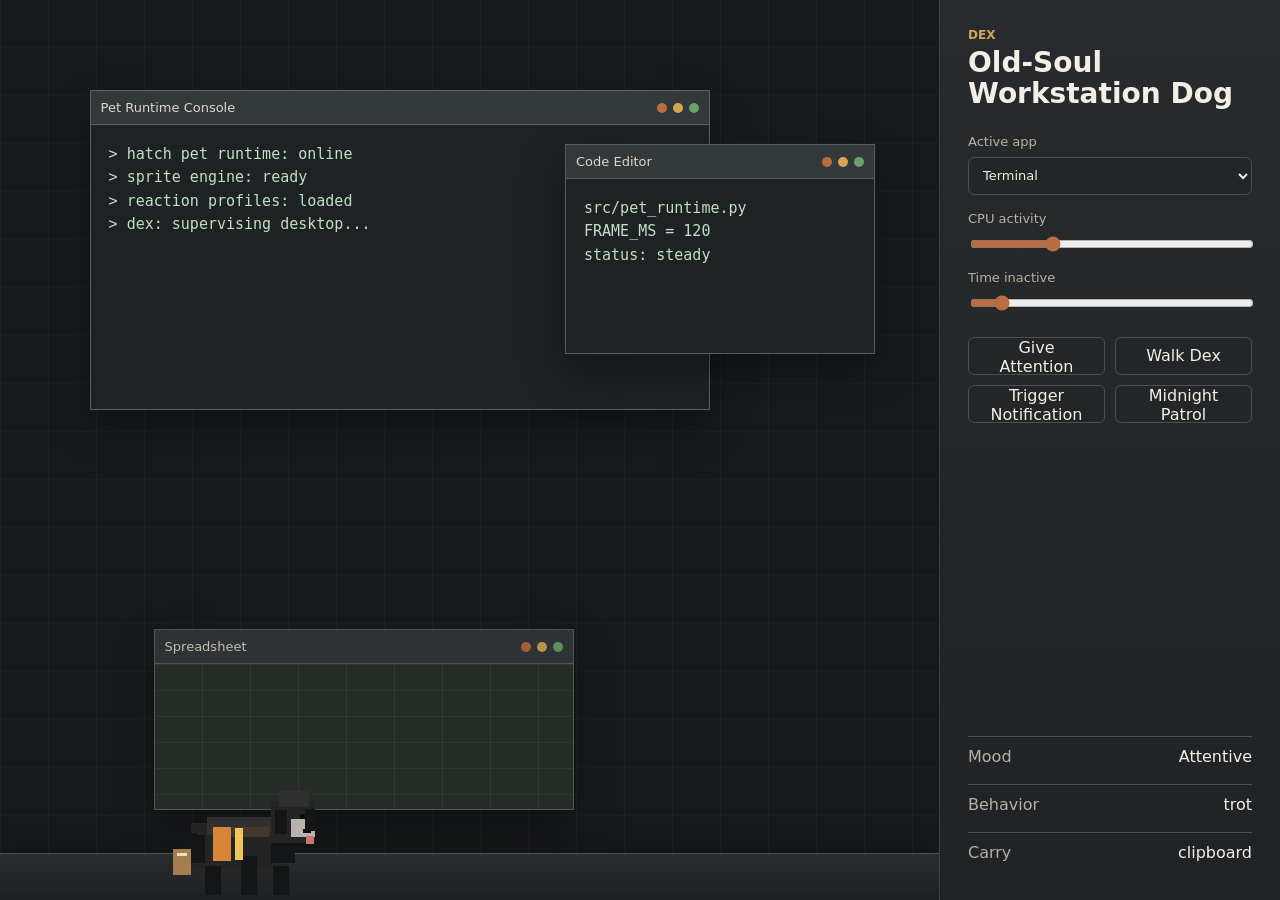
<file: index.html>
<!doctype html>
<html lang="en">
  <head>
    <meta charset="utf-8">
    <meta name="viewport" content="width=device-width, initial-scale=1">
    <title>Dex Desktop Pet</title>
    <link rel="stylesheet" href="styles.css">
  </head>
  <body>
    <main class="desktop-shell" aria-label="Dex desktop pet prototype">
      <section class="workbench">
        <div class="window active" data-app="terminal">
          <header>
            <span>Pet Runtime Console</span>
            <div class="window-actions"><i></i><i></i><i></i></div>
          </header>
          <pre>&gt; hatch pet runtime: online
&gt; sprite engine: ready
&gt; reaction profiles: loaded
&gt; dex: supervising desktop...</pre>
        </div>

        <div class="window small" data-app="vscode">
          <header>
            <span>Code Editor</span>
            <div class="window-actions"><i></i><i></i><i></i></div>
          </header>
          <pre>src/pet_runtime.py
FRAME_MS = 120
status: steady</pre>
        </div>

        <div class="window sheet" data-app="excel">
          <header>
            <span>Spreadsheet</span>
            <div class="window-actions"><i></i><i></i><i></i></div>
          </header>
          <div class="grid" aria-hidden="true"></div>
        </div>

        <canvas id="dex" width="260" height="180" aria-label="Dex pixel-art desktop pet"></canvas>

        <div class="notification" hidden>
          <strong>Runtime note</strong>
          <span>Dex is watching the desktop.</span>
        </div>
      </section>

      <aside class="control-panel">
        <div>
          <p class="eyebrow">Dex</p>
          <h1>Old-Soul Workstation Dog</h1>
        </div>

        <div class="status-grid">
          <label>
            <span>Active app</span>
            <select id="appSelect">
              <option value="terminal">Terminal</option>
              <option value="vscode">Code Editor</option>
              <option value="docker">Heavy App</option>
              <option value="node-red">Flow Editor</option>
              <option value="ignition">Runtime Console</option>
              <option value="powerpoint">Presentation</option>
              <option value="excel">Spreadsheet</option>
              <option value="meeting">Meeting</option>
            </select>
          </label>

          <label>
            <span>CPU activity</span>
            <input id="cpuRange" type="range" min="0" max="100" value="28">
          </label>

          <label>
            <span>Time inactive</span>
            <input id="idleRange" type="range" min="0" max="90" value="8">
          </label>
        </div>

        <div class="actions">
          <button id="attentionBtn" type="button">Give Attention</button>
          <button id="walkBtn" type="button">Walk Dex</button>
          <button id="notifyBtn" type="button">Trigger Notification</button>
          <button id="midnightBtn" type="button">Midnight Patrol</button>
        </div>

        <dl class="readout">
          <div><dt>Mood</dt><dd id="moodText">Calm</dd></div>
          <div><dt>Behavior</dt><dd id="behaviorText">Supervising</dd></div>
          <div><dt>Carry</dt><dd id="itemText">None</dd></div>
        </dl>
      </aside>
    </main>

    <script src="dex.js"></script>
  </body>
</html>
</file>
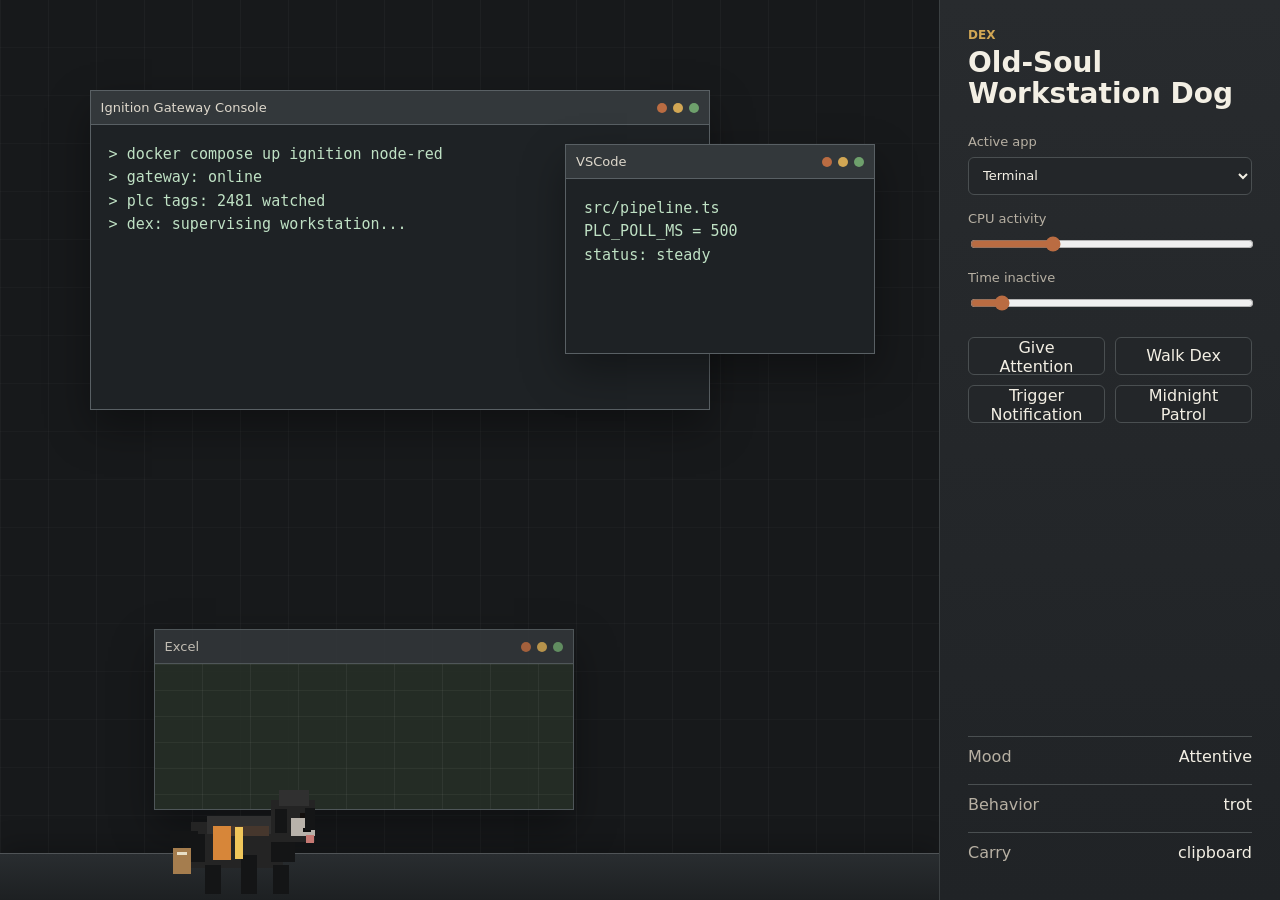
<file: stable-v1/index.html>
<!doctype html>
<html lang="en">
  <head>
    <meta charset="utf-8">
    <meta name="viewport" content="width=device-width, initial-scale=1">
    <title>Dex Desktop Pet</title>
    <link rel="stylesheet" href="styles.css">
  </head>
  <body>
    <main class="desktop-shell" aria-label="Dex desktop pet prototype">
      <section class="workbench">
        <div class="window active" data-app="terminal">
          <header>
            <span>Ignition Gateway Console</span>
            <div class="window-actions"><i></i><i></i><i></i></div>
          </header>
          <pre>&gt; docker compose up ignition node-red
&gt; gateway: online
&gt; plc tags: 2481 watched
&gt; dex: supervising workstation...</pre>
        </div>

        <div class="window small" data-app="vscode">
          <header>
            <span>VSCode</span>
            <div class="window-actions"><i></i><i></i><i></i></div>
          </header>
          <pre>src/pipeline.ts
PLC_POLL_MS = 500
status: steady</pre>
        </div>

        <div class="window sheet" data-app="excel">
          <header>
            <span>Excel</span>
            <div class="window-actions"><i></i><i></i><i></i></div>
          </header>
          <div class="grid" aria-hidden="true"></div>
        </div>

        <canvas id="dex" width="260" height="180" aria-label="Dex pixel-art desktop pet"></canvas>

        <div class="notification" hidden>
          <strong>Build warning</strong>
          <span>Line pressure tag stale</span>
        </div>
      </section>

      <aside class="control-panel">
        <div>
          <p class="eyebrow">Dex</p>
          <h1>Old-Soul Workstation Dog</h1>
        </div>

        <div class="status-grid">
          <label>
            <span>Active app</span>
            <select id="appSelect">
              <option value="terminal">Terminal</option>
              <option value="vscode">VSCode</option>
              <option value="docker">Docker Desktop</option>
              <option value="node-red">Node-RED</option>
              <option value="ignition">Ignition</option>
              <option value="powerpoint">PowerPoint</option>
              <option value="excel">Excel</option>
              <option value="meeting">Teams / Zoom</option>
            </select>
          </label>

          <label>
            <span>CPU activity</span>
            <input id="cpuRange" type="range" min="0" max="100" value="28">
          </label>

          <label>
            <span>Time inactive</span>
            <input id="idleRange" type="range" min="0" max="90" value="8">
          </label>
        </div>

        <div class="actions">
          <button id="attentionBtn" type="button">Give Attention</button>
          <button id="walkBtn" type="button">Walk Dex</button>
          <button id="notifyBtn" type="button">Trigger Notification</button>
          <button id="midnightBtn" type="button">Midnight Patrol</button>
        </div>

        <dl class="readout">
          <div><dt>Mood</dt><dd id="moodText">Calm</dd></div>
          <div><dt>Behavior</dt><dd id="behaviorText">Supervising</dd></div>
          <div><dt>Carry</dt><dd id="itemText">None</dd></div>
        </dl>
      </aside>
    </main>

    <script src="dex.js"></script>
  </body>
</html>
</file>
<file: styles.css>
:root {
  color-scheme: dark;
  --ink: #f3efe4;
  --muted: #b7b0a3;
  --panel: #232629;
  --panel-2: #303335;
  --line: #4a4f51;
  --rust: #ba6c42;
  --green: #6ea06c;
  --amber: #d2a754;
  --blue: #6d95a7;
  --floor: #17191b;
}

* {
  box-sizing: border-box;
}

html,
body {
  height: 100%;
}

body {
  margin: 0;
  min-width: 320px;
  background: #111315;
  color: var(--ink);
  font-family: "Segoe UI", system-ui, sans-serif;
}

button,
select,
input {
  font: inherit;
}

.desktop-shell {
  min-height: 100%;
  display: grid;
  grid-template-columns: minmax(0, 1fr) 340px;
  background:
    linear-gradient(90deg, rgba(255,255,255,.03) 1px, transparent 1px) 0 0 / 48px 48px,
    linear-gradient(0deg, rgba(255,255,255,.025) 1px, transparent 1px) 0 0 / 48px 48px,
    var(--floor);
}

.workbench {
  position: relative;
  min-height: 100vh;
  overflow: hidden;
  border-right: 1px solid #3b4042;
}

.workbench::after {
  content: "";
  position: absolute;
  left: 0;
  right: 0;
  bottom: 0;
  height: 46px;
  background: linear-gradient(#292d30, #1d2022);
  border-top: 1px solid #505457;
  box-shadow: 0 -10px 24px rgba(0,0,0,.2);
}

.window {
  position: absolute;
  left: 7vw;
  top: 10vh;
  width: min(620px, 64vw);
  min-height: 320px;
  background: #1e2225;
  border: 1px solid #596064;
  box-shadow: 0 18px 40px rgba(0,0,0,.35);
}

.window.small {
  left: auto;
  right: 5vw;
  top: 16vh;
  width: 310px;
  min-height: 210px;
}

.window.sheet {
  left: 12vw;
  top: auto;
  bottom: 90px;
  width: 420px;
  min-height: 180px;
  opacity: .86;
}

.window header {
  height: 34px;
  display: flex;
  align-items: center;
  justify-content: space-between;
  padding: 0 10px;
  background: #33383b;
  border-bottom: 1px solid #596064;
  color: #ded8cc;
  font-size: 13px;
}

.window-actions {
  display: flex;
  gap: 6px;
}

.window-actions i {
  width: 10px;
  height: 10px;
  border-radius: 50%;
  background: var(--rust);
}

.window-actions i:nth-child(2) {
  background: var(--amber);
}

.window-actions i:nth-child(3) {
  background: var(--green);
}

pre {
  margin: 0;
  padding: 18px;
  color: #bfe1c4;
  white-space: pre-wrap;
  font: 15px/1.55 Consolas, "Cascadia Mono", monospace;
}

.grid {
  height: 145px;
  background:
    linear-gradient(90deg, transparent 47px, rgba(255,255,255,.12) 48px),
    linear-gradient(0deg, transparent 25px, rgba(255,255,255,.1) 26px),
    #273027;
  background-size: 48px 26px;
}

#dex {
  position: absolute;
  left: 0;
  top: 0;
  width: 260px;
  height: 180px;
  image-rendering: pixelated;
  transform-origin: center bottom;
  z-index: 5;
  cursor: grab;
  touch-action: none;
}

#dex.dragging {
  cursor: grabbing;
}

.notification {
  position: absolute;
  right: 28px;
  top: 38px;
  z-index: 4;
  width: 230px;
  padding: 12px;
  background: #302724;
  border: 1px solid #9a664c;
  box-shadow: 0 12px 26px rgba(0,0,0,.35);
}

.notification strong,
.notification span {
  display: block;
}

.notification span {
  margin-top: 4px;
  color: var(--muted);
  font-size: 13px;
}

.control-panel {
  padding: 28px;
  display: flex;
  flex-direction: column;
  gap: 24px;
  background: linear-gradient(#282b2e, #202326);
}

.eyebrow {
  margin: 0 0 6px;
  color: var(--amber);
  text-transform: uppercase;
  font-size: 12px;
  font-weight: 700;
  letter-spacing: 0;
}

h1 {
  margin: 0;
  font-size: 28px;
  line-height: 1.1;
}

.status-grid {
  display: grid;
  gap: 16px;
}

label {
  display: grid;
  gap: 8px;
  color: var(--muted);
  font-size: 13px;
}

select,
button {
  height: 38px;
  border: 1px solid var(--line);
  border-radius: 6px;
  background: var(--panel);
  color: var(--ink);
}

select {
  padding: 0 10px;
}

input[type="range"] {
  width: 100%;
  accent-color: var(--rust);
}

.actions {
  display: grid;
  grid-template-columns: 1fr 1fr;
  gap: 10px;
}

button {
  padding: 0 12px;
  cursor: pointer;
}

button:hover {
  border-color: var(--amber);
  background: var(--panel-2);
}

.readout {
  margin: auto 0 0;
  display: grid;
  gap: 8px;
}

.readout div {
  display: flex;
  justify-content: space-between;
  gap: 16px;
  padding: 10px 0;
  border-top: 1px solid var(--line);
}

dt {
  color: var(--muted);
}

dd {
  margin: 0;
  text-align: right;
}

@media (max-width: 860px) {
  .desktop-shell {
    grid-template-columns: 1fr;
  }

  .workbench {
    min-height: 68vh;
    border-right: 0;
    border-bottom: 1px solid #3b4042;
  }

  .control-panel {
    min-height: 32vh;
  }

  .window {
    width: 82vw;
    left: 5vw;
  }

  .window.small {
    display: none;
  }
}
</file>
<file: stable-v1/styles.css>
:root {
  color-scheme: dark;
  --ink: #f3efe4;
  --muted: #b7b0a3;
  --panel: #232629;
  --panel-2: #303335;
  --line: #4a4f51;
  --rust: #ba6c42;
  --green: #6ea06c;
  --amber: #d2a754;
  --blue: #6d95a7;
  --floor: #17191b;
}

* {
  box-sizing: border-box;
}

html,
body {
  height: 100%;
}

body {
  margin: 0;
  min-width: 320px;
  background: #111315;
  color: var(--ink);
  font-family: "Segoe UI", system-ui, sans-serif;
}

button,
select,
input {
  font: inherit;
}

.desktop-shell {
  min-height: 100%;
  display: grid;
  grid-template-columns: minmax(0, 1fr) 340px;
  background:
    linear-gradient(90deg, rgba(255,255,255,.03) 1px, transparent 1px) 0 0 / 48px 48px,
    linear-gradient(0deg, rgba(255,255,255,.025) 1px, transparent 1px) 0 0 / 48px 48px,
    var(--floor);
}

.workbench {
  position: relative;
  min-height: 100vh;
  overflow: hidden;
  border-right: 1px solid #3b4042;
}

.workbench::after {
  content: "";
  position: absolute;
  left: 0;
  right: 0;
  bottom: 0;
  height: 46px;
  background: linear-gradient(#292d30, #1d2022);
  border-top: 1px solid #505457;
  box-shadow: 0 -10px 24px rgba(0,0,0,.2);
}

.window {
  position: absolute;
  left: 7vw;
  top: 10vh;
  width: min(620px, 64vw);
  min-height: 320px;
  background: #1e2225;
  border: 1px solid #596064;
  box-shadow: 0 18px 40px rgba(0,0,0,.35);
}

.window.small {
  left: auto;
  right: 5vw;
  top: 16vh;
  width: 310px;
  min-height: 210px;
}

.window.sheet {
  left: 12vw;
  top: auto;
  bottom: 90px;
  width: 420px;
  min-height: 180px;
  opacity: .86;
}

.window header {
  height: 34px;
  display: flex;
  align-items: center;
  justify-content: space-between;
  padding: 0 10px;
  background: #33383b;
  border-bottom: 1px solid #596064;
  color: #ded8cc;
  font-size: 13px;
}

.window-actions {
  display: flex;
  gap: 6px;
}

.window-actions i {
  width: 10px;
  height: 10px;
  border-radius: 50%;
  background: var(--rust);
}

.window-actions i:nth-child(2) {
  background: var(--amber);
}

.window-actions i:nth-child(3) {
  background: var(--green);
}

pre {
  margin: 0;
  padding: 18px;
  color: #bfe1c4;
  white-space: pre-wrap;
  font: 15px/1.55 Consolas, "Cascadia Mono", monospace;
}

.grid {
  height: 145px;
  background:
    linear-gradient(90deg, transparent 47px, rgba(255,255,255,.12) 48px),
    linear-gradient(0deg, transparent 25px, rgba(255,255,255,.1) 26px),
    #273027;
  background-size: 48px 26px;
}

#dex {
  position: absolute;
  left: 0;
  top: 0;
  width: 260px;
  height: 180px;
  image-rendering: pixelated;
  transform-origin: center bottom;
  z-index: 5;
  cursor: grab;
  touch-action: none;
}

#dex.dragging {
  cursor: grabbing;
}

.notification {
  position: absolute;
  right: 28px;
  top: 38px;
  z-index: 4;
  width: 230px;
  padding: 12px;
  background: #302724;
  border: 1px solid #9a664c;
  box-shadow: 0 12px 26px rgba(0,0,0,.35);
}

.notification strong,
.notification span {
  display: block;
}

.notification span {
  margin-top: 4px;
  color: var(--muted);
  font-size: 13px;
}

.control-panel {
  padding: 28px;
  display: flex;
  flex-direction: column;
  gap: 24px;
  background: linear-gradient(#282b2e, #202326);
}

.eyebrow {
  margin: 0 0 6px;
  color: var(--amber);
  text-transform: uppercase;
  font-size: 12px;
  font-weight: 700;
  letter-spacing: 0;
}

h1 {
  margin: 0;
  font-size: 28px;
  line-height: 1.1;
}

.status-grid {
  display: grid;
  gap: 16px;
}

label {
  display: grid;
  gap: 8px;
  color: var(--muted);
  font-size: 13px;
}

select,
button {
  height: 38px;
  border: 1px solid var(--line);
  border-radius: 6px;
  background: var(--panel);
  color: var(--ink);
}

select {
  padding: 0 10px;
}

input[type="range"] {
  width: 100%;
  accent-color: var(--rust);
}

.actions {
  display: grid;
  grid-template-columns: 1fr 1fr;
  gap: 10px;
}

button {
  padding: 0 12px;
  cursor: pointer;
}

button:hover {
  border-color: var(--amber);
  background: var(--panel-2);
}

.readout {
  margin: auto 0 0;
  display: grid;
  gap: 8px;
}

.readout div {
  display: flex;
  justify-content: space-between;
  gap: 16px;
  padding: 10px 0;
  border-top: 1px solid var(--line);
}

dt {
  color: var(--muted);
}

dd {
  margin: 0;
  text-align: right;
}

@media (max-width: 860px) {
  .desktop-shell {
    grid-template-columns: 1fr;
  }

  .workbench {
    min-height: 68vh;
    border-right: 0;
    border-bottom: 1px solid #3b4042;
  }

  .control-panel {
    min-height: 32vh;
  }

  .window {
    width: 82vw;
    left: 5vw;
  }

  .window.small {
    display: none;
  }
}
</file>
